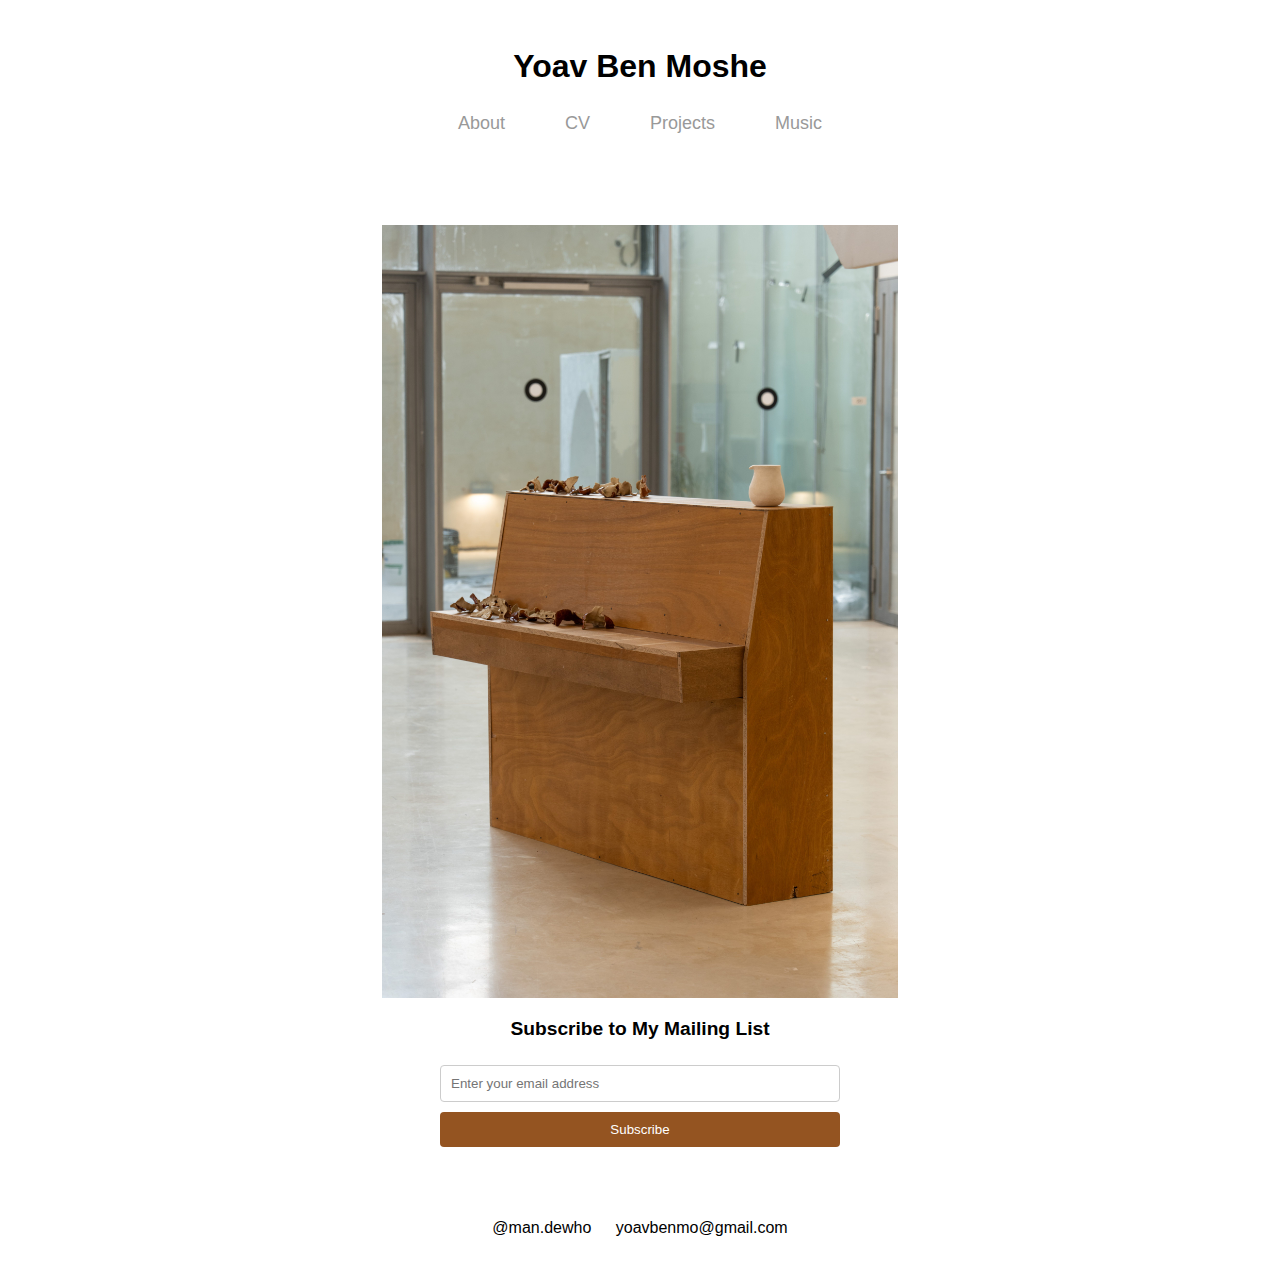
<file: index.html>
<!DOCTYPE html>
<html lang="en">
<head>
    <meta charset="UTF-8">
    <meta name="viewport" content="width=device-width, initial-scale=1.0">
    <title>Yoav Ben Moshe - Artist</title>
    <link rel="stylesheet" href="styles.css">
</head>
<body>
    <header>
        <h1><a href="index.html" class="header-link">Yoav Ben Moshe</a></h1>
        <nav>
            <ul>
                <!-- Removed the Home button -->
                <li><a href="about.html">About</a></li>
                <li><a href="CV.html">CV</a></li>
                <li><a href="projects.html">Projects</a></li>
                <li><a href="music.html">Music</a></li>
            </ul>
        </nav>
    </header>

    <main>
        <div class="gallery-image">
            <img src="P1028918.jpeg" alt="Ballad to a Lullaby, 2024">
        </div>
     


    <h2 style="text-align: center;">Subscribe to My Mailing List</h2>

  <div class="subscribe-form">
    <form action="https://formspree.io/f/xblroeea" method="POST">
      <input type="email" name="email" placeholder="Enter your email address" required>
      <button type="submit">Subscribe</button>
    </form>
  </div>
    </main>
    <footer>
        <div class="social-icons">
            <a href="https://www.instagram.com/man.dewho/profilecard/?igsh=d3pnM3g5dTIxZGxz"> @man.dewho </a>
            <a href="mailto:yoavbenmo@gmail.com"> yoavbenmo@gmail.com </a>
        </div>
    </footer>
</body>
</html>
</file>
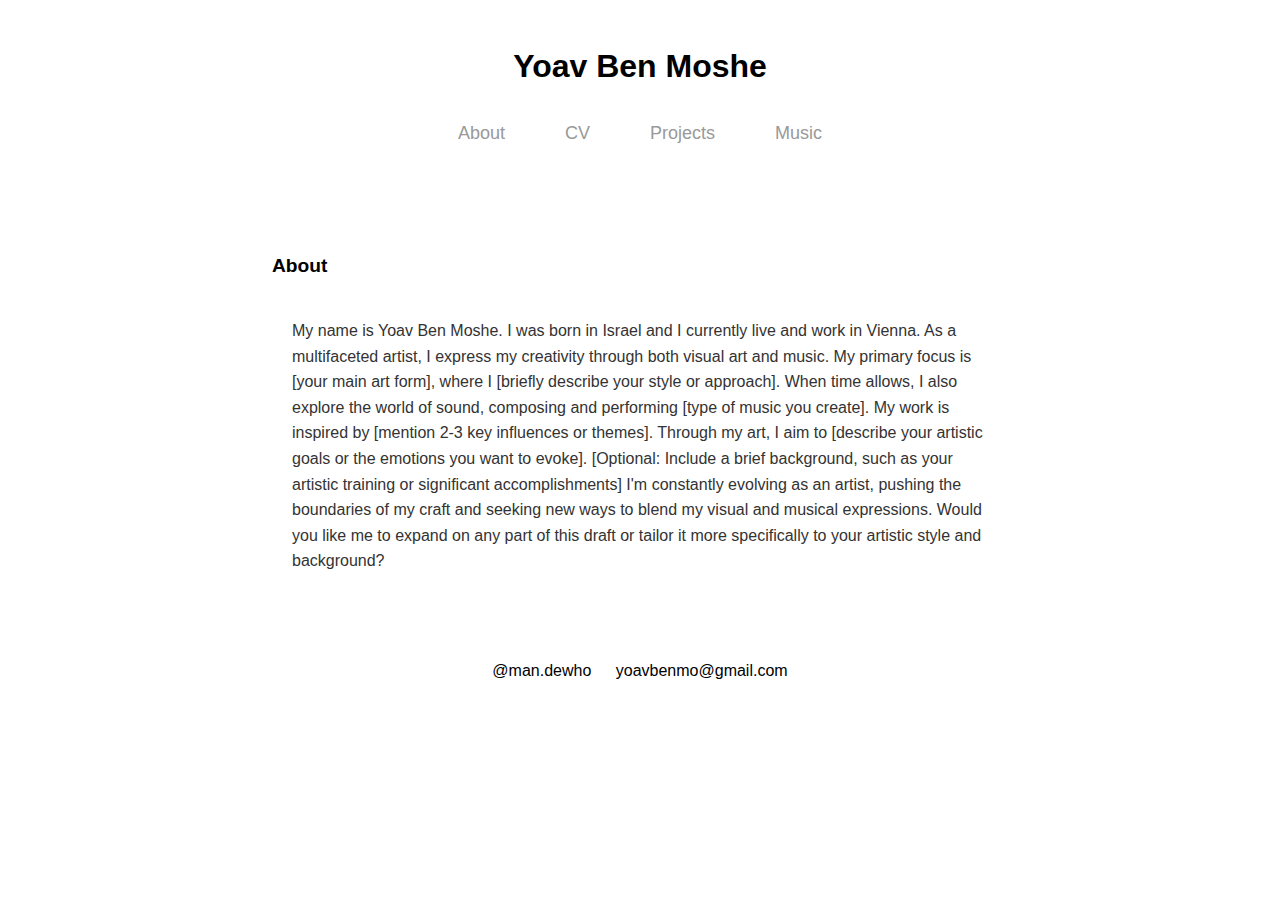
<file: about.html>
<!DOCTYPE html>
<html lang="en">
<head>
    <meta charset="UTF-8">
    <meta name="viewport" content="width=device-width, initial-scale=1.0">
    <title>Yoav Ben Moshe - About</title>
    <link rel="stylesheet" href="styles.css">
</head>
<body>
    <header>
        <h1><a href="index.html" class="header-link">Yoav Ben Moshe</a></h1>
        <nav>
            <ul>
                <a href="about.html">About</a>
                <a href="CV.html">CV</a>
                <a href="projects.html">Projects</a>
                <a href="music.html">Music</a>
            </ul>
        </nav>
    </header>
    <main>
        <h2>About</h2>
        <div class="about-grid">
            <div class="about-item">
                <p>My name is Yoav Ben Moshe. I was born in Israel and I currently live and work in Vienna. As a multifaceted artist, I express my creativity through both visual art and music. My primary focus is [your main art form], where I [briefly describe your style or approach]. When time allows, I also explore the world of sound, composing and performing [type of music you create].
 My work is inspired by [mention 2-3 key influences or themes]. Through my art, I aim to [describe your artistic goals or the emotions you want to evoke].
[Optional: Include a brief background, such as your artistic training or significant accomplishments]
I'm constantly evolving as an artist, pushing the boundaries of my craft and seeking new ways to blend my visual and musical expressions.
Would you like me to expand on any part of this draft or tailor it more specifically to your artistic style and background?</p>
            </div>
            <!-- Add more music items as needed -->
        </div>
    </main>
    <footer>
        <div class="social-icons">
            <a href="https://www.instagram.com/man.dewho/profilecard/?igsh=d3pnM3g5dTIxZGxz"> @man.dewho </a>
            <a href="mailto:yoavbenmo@gmail.com"> yoavbenmo@gmail.com </a>
        </div>
    </footer>
</body>
</html>
</file>
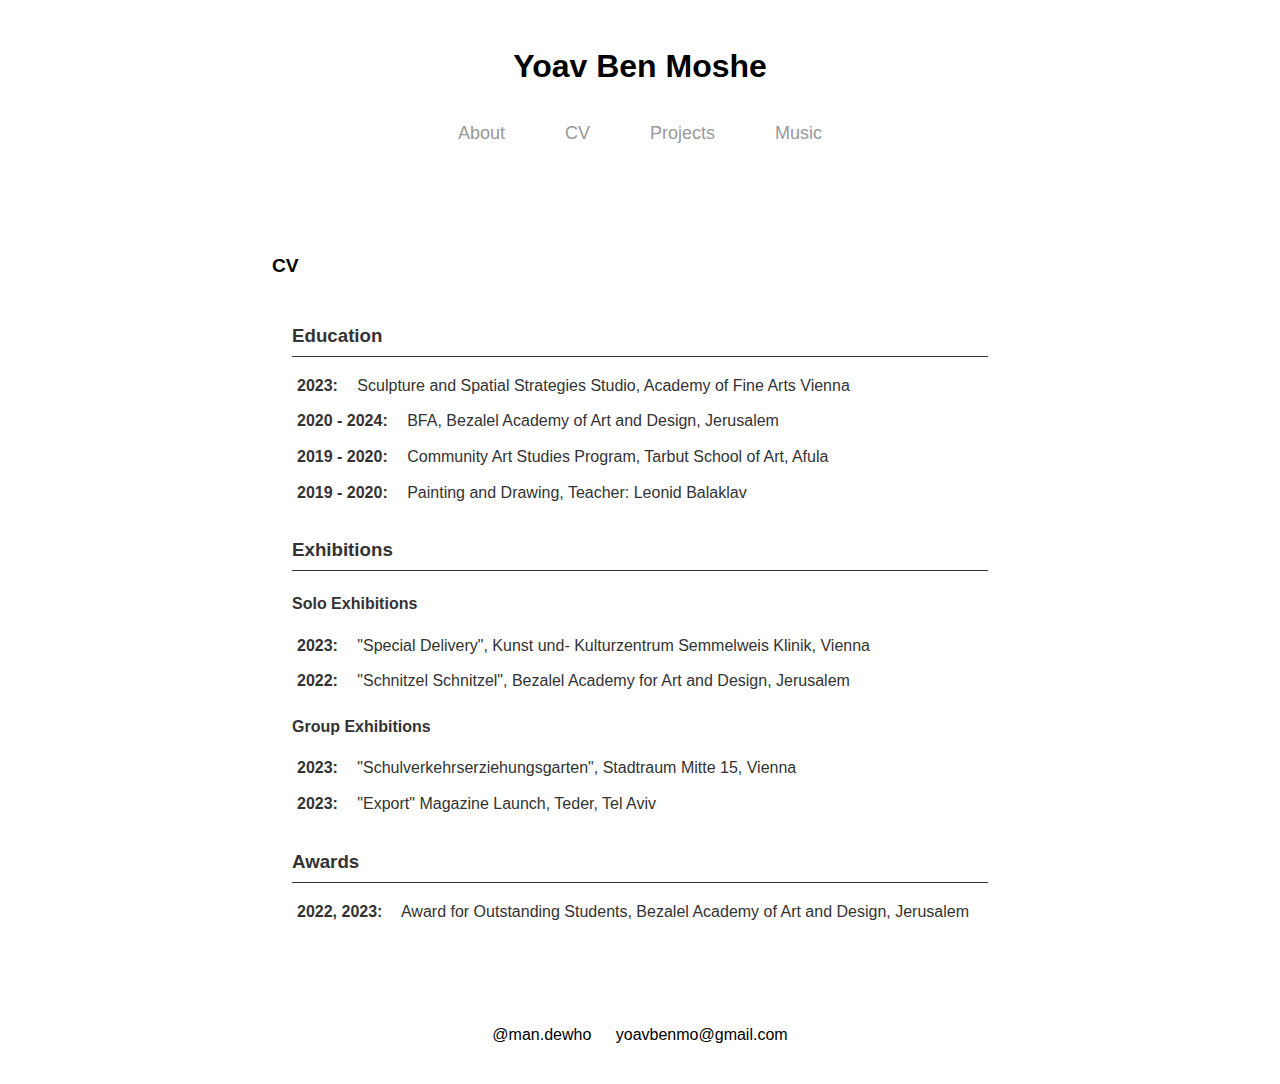
<file: CV.html>
<!DOCTYPE html>
<html lang="en">
<head>
    <meta charset="UTF-8">
    <meta name="viewport" content="width=device-width, initial-scale=1.0">
    <title>Yoav Ben Moshe - Music</title>
    <link rel="stylesheet" href="styles.css">
</head>
<body>
    <header>
        <h1><a href="index.html" class="header-link">Yoav Ben Moshe</a></h1>
        <nav>
            <ul>
                <a href="about.html">About</a>
                <a href="CV.html">CV</a>
                <a href="projects.html">Projects</a>
                <a href="music.html">Music</a>
            </ul>
        </nav>
    </header>
   <main>
    <h2>CV</h2>
    
    <div class="cv-container">
        <section class="cv-section">
            <h3>Education</h3>
            <ul>
                <li><span class="cv-year">2023:</span> Sculpture and Spatial Strategies Studio, Academy of Fine Arts Vienna</li>
                <li><span class="cv-year">2020 - 2024:</span> BFA, Bezalel Academy of Art and Design, Jerusalem</li>
                <li><span class="cv-year">2019 - 2020:</span> Community Art Studies Program, Tarbut School of Art, Afula</li>
                <li><span class="cv-year">2019 - 2020:</span> Painting and Drawing, Teacher: Leonid Balaklav</li>
            </ul>
        </section>

        <section class="cv-section">
            <h3>Exhibitions</h3>
            <h4>Solo Exhibitions</h4>
            <ul>
                <li><span class="cv-year">2023:</span> "Special Delivery", Kunst und- Kulturzentrum Semmelweis Klinik, Vienna</li>
                <li><span class="cv-year">2022:</span> "Schnitzel Schnitzel", Bezalel Academy for Art and Design, Jerusalem</li>
            </ul>

            <h4>Group Exhibitions</h4>
            <ul>
                <li><span class="cv-year">2023:</span> "Schulverkehrserziehungsgarten", Stadtraum Mitte 15, Vienna</li>
                <li><span class="cv-year">2023:</span> "Export" Magazine Launch, Teder, Tel Aviv</li>
                <!-- Add other group exhibitions here -->
            </ul>
        </section>

        <section class="cv-section">
            <h3>Awards</h3>
            <ul>
                <li><span class="cv-year">2022, 2023:</span> Award for Outstanding Students, Bezalel Academy of Art and Design, Jerusalem</li>
            </ul>
        </section>
    </div>
</main>
    <footer>
        <div class="social-icons">
            <a href="https://www.instagram.com/man.dewho/profilecard/?igsh=d3pnM3g5dTIxZGxz"> @man.dewho </a>
            <a href="mailto:yoavbenmo@gmail.com"> yoavbenmo@gmail.com </a>
        </div>
    </footer>
</body>
</html>
</file>
<file: styles.css>
body {
    font-family: Arial, sans-serif;
    line-height: 1.6;
    color: #333;
    max-width: 800px;
    margin: 0 auto;
    padding: 20px;
}

header {
    margin-bottom: 30px;
    text-align: center;
}
.page-title {
  font-size: 4em;
  color: #000000
;
  margin-bottom: 1em;
  text-align: center;
}

h1 {
    color: #000000;
    margin-bottom: 0;
}

h2 {
  font-size: 1.2em;
  color: #000000;
  margin-bottom: 0;
}

nav {
  display: flex;
  justify-content: center;
}

nav ul {
  display: flex;
  list-style-type: none;
  padding: 0;
  gap: 40px; /* Adjust this value to increase/decrease spacing */
}

nav a {
  color: #999;
  text-decoration: none;
  font-size: 18px; /* Adjust this value to change text size */
  padding: 10px; /* Adds some padding around the text */
}


ul {
    list-style-type: none;
    padding: 0;
}

li {
    margin-bottom: 10px;
}

.gallery-item {
  margin-bottom: 20px;
}

.gallery-image {
  width: 70%; /* This sets the width of the container */
  max-width: 600px; /* This limits the maximum width of the container */
  margin: 0 auto; /* This centers the container if it's not full width */
}

.gallery-image img {
  width: 100%; /* This makes the image fill its container */
  height: auto; /* This maintains the image's aspect ratio */
  display: block; /* This removes any extra space below the image */
}

.gallery-info {
  margin-top: 10px;
}

.gallery-date , .gallery-location {
  font-weight: bold;
  color: #666;
}

.gallery-description {
  margin-top: 5px;
  line-height: 1.4;
}

.date {
    color: #999;
    font-size: 0.9em;
    margin-right: 5px;
}

a {
    color: #000000;
    text-decoration: none;
}

a:hover {
    text-decoration: underline;
}

.subscribe-form {
  max-width: 400px;
  margin: 20px auto;
}

.subscribe-form form {
  display: flex;
  flex-direction: column;
}

.subscribe-form input[type="email"] {
  padding: 10px;
  margin-bottom: 10px;
  border: 1px solid #ccc;
  border-radius: 4px;
}

.subscribe-form button {
  padding: 10px;
  background-color: #945421;
  color: white;
  border: none;
  border-radius: 4px;
  cursor: pointer;
}

.subscribe-form button:hover {
  background-color: #945421;
}

main {
    padding: 2rem;
}

.social-icons {
    text-align: center;
    padding: 1rem;
}

.social-icons a {
    margin: 0 10px;
}

.social-icons img {
    width: 30px;
    height: 30px;
}

.project-grid, .music-grid .about-grid, .CV-grid{
    display: grid;
    grid-template-columns: repeat(auto-fit, minmax(250px, 1fr));
    gap: 20px;
}

.project-item, .music-item, .about-item, CV-item{
    background-color: #fff;
    border-radius: 5px;
    padding: 20px;
    text-align: left;
}

.project-item img, .music-item img {
    max-width: 100%;
    height: auto;
    border-radius: 5px;
}

.project-item a, .music-item a, .about-item a, .CV-item a{
    display: inline-block;
    margin-top: 10px;
    padding: 5px 10px;
    background-color: #333;
    color: #fff;
    text-decoration: none;
    border-radius: 3px;
}


.cv-container {
  max-width: 800px;
  margin: 0 auto;
  padding: 20px;
}

.cv-row {
  display: grid;
  grid-template-columns: 80px 100px 1fr 150px 100px;
  gap: 10px;
  margin-bottom: 15px;
  padding: 10px;
  background-color: #f9f9f9;
  border-radius: 5px;
}

.cv-year, .cv-type, .cv-name, .cv-place, .cv-city {
  padding: 5px;
}

.cv-year {
  font-weight: bold;
}

.cv-type {
  font-style: italic;
}

.cv-name {
  font-weight: bold;
}

@media (max-width: 768px) {
  .cv-row {
      grid-template-columns: 1fr;
  }
  
  .cv-year, .cv-type, .cv-name, .cv-place, .cv-city {
      padding: 2px;
  }
}
.cv-container {
  max-width: 800px;
  margin: 0 auto;
  padding: 20px;
}

.cv-section {
  margin-bottom: 30px;
}

.cv-section h3 {
  border-bottom: 1px solid #333;
  padding-bottom: 5px;
  margin-bottom: 15px;
}

.cv-section h4 {
  margin-top: 20px;
  margin-bottom: 10px;
}

.cv-section ul {
  list-style-type: none;
  padding-left: 0;
}

.cv-section li {
  margin-bottom: 10px;
}

.cv-year {
  font-weight: bold;
  margin-right: 10px;
}
.header-link {
  color: #000000; /* Use the inherited color from the parent element */
  text-decoration: none; /* Remove the underline */
}

.header-link:hover {
  color: #000000; /* Maintain the color on hover */
  text-decoration: underline; /* Optional: underline on hover */
}
</file>
